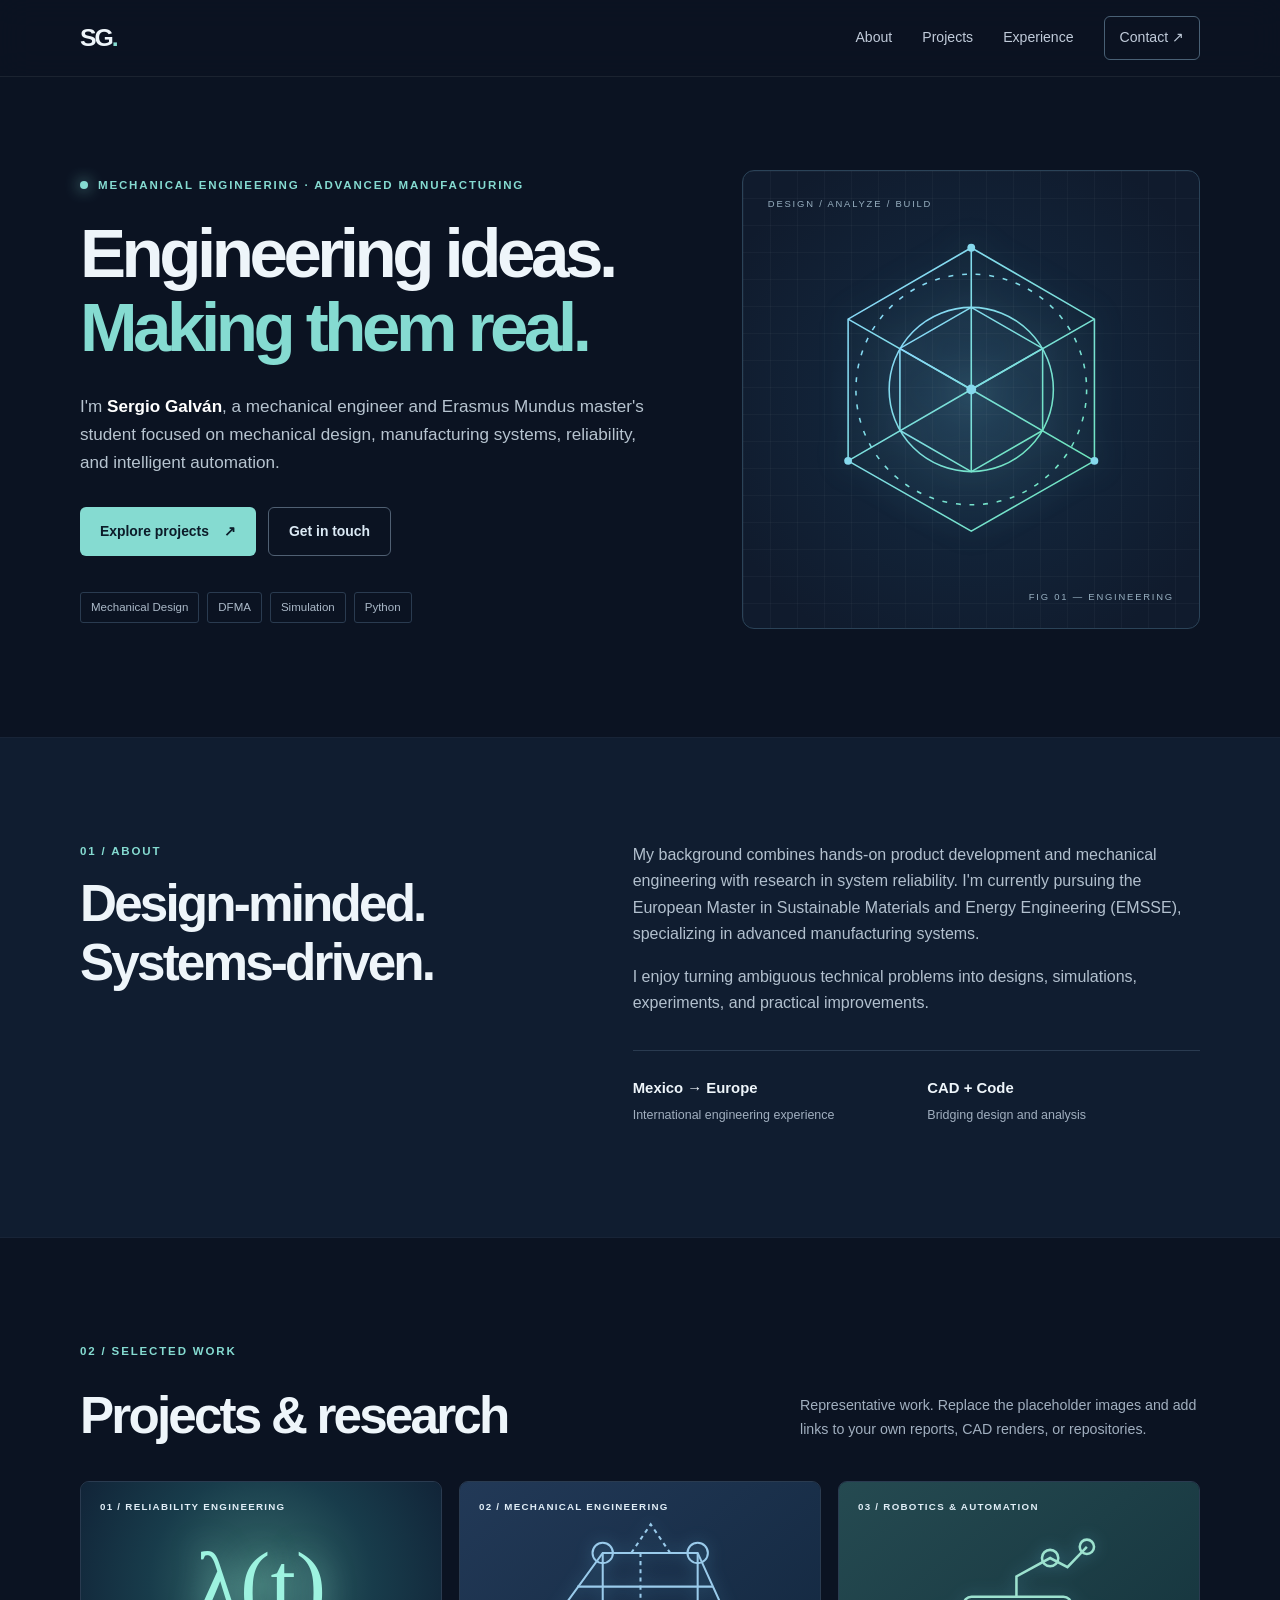
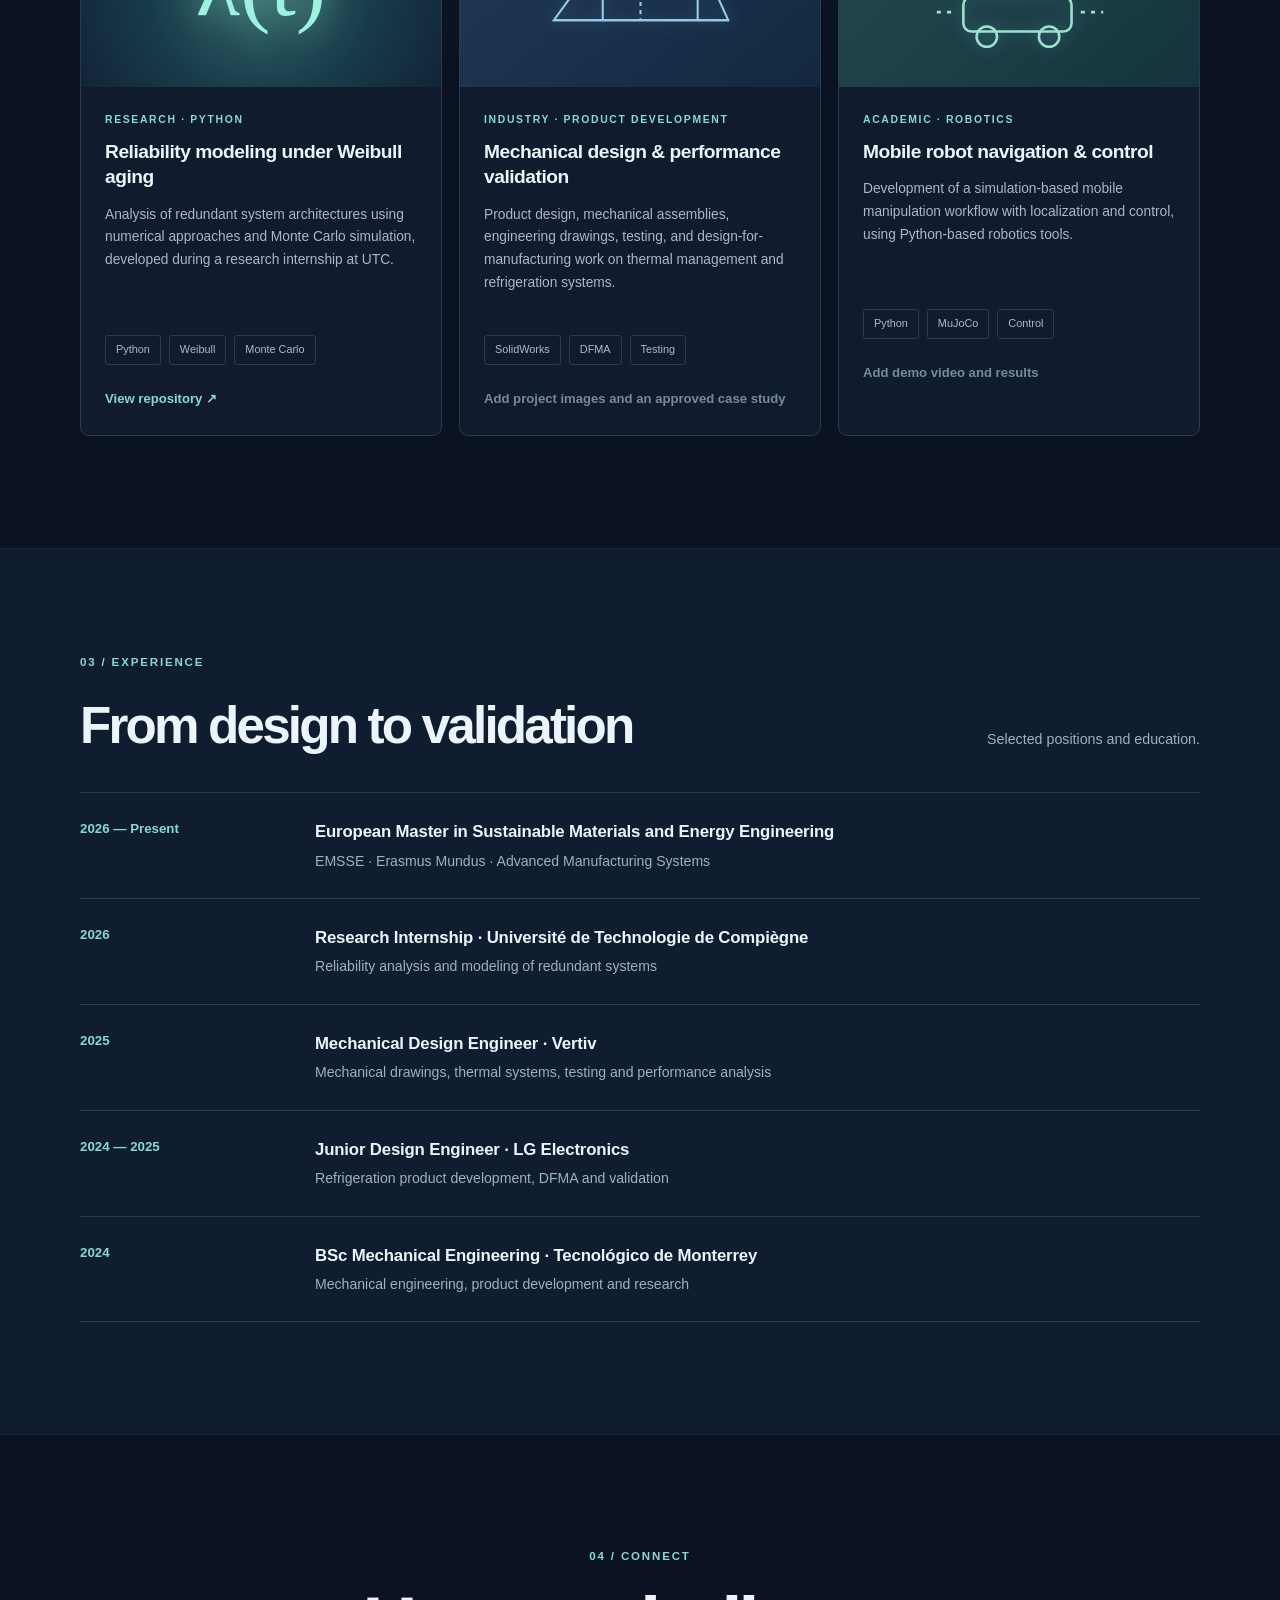
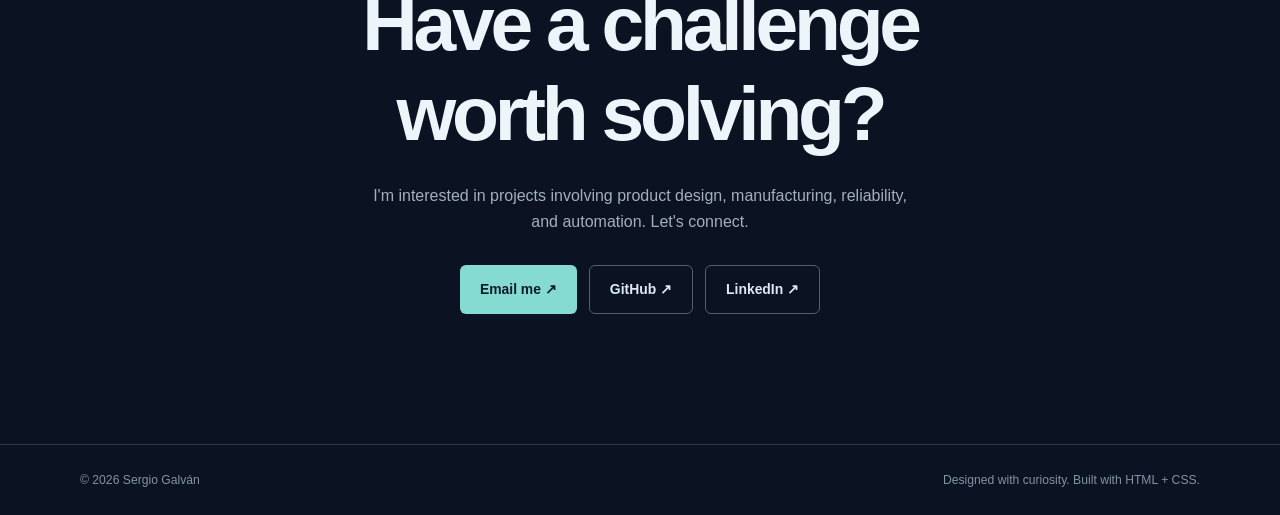
<file: index.html>
<!doctype html>
<html lang="en">
<head>
  <meta charset="utf-8">
  <meta name="viewport" content="width=device-width, initial-scale=1">
  <meta name="description" content="Mechanical engineer working at the intersection of design, manufacturing, reliability and automation.">
  <meta name="theme-color" content="#101827">
  <title>Engineering Portfolio | Your Name</title>
  <link rel="stylesheet" href="styles.css">
</head>
<body>
  <header class="site-header">
    <div class="shell nav">
      <a class="brand" href="#home" aria-label="Back to home">SG<span class="dot">.</span></a>
      <nav aria-label="Main navigation">
        <a href="#about">About</a>
        <a href="#projects">Projects</a>
        <a href="#experience">Experience</a>
        <a class="nav-contact" href="mailto:YOUR_EMAIL@example.com">Contact ↗</a>
      </nav>
    </div>
  </header>
  <main>
    <section class="hero shell" id="home">
      <div class="hero-main">
        <p class="eyebrow"><span class="status"></span> MECHANICAL ENGINEERING · ADVANCED MANUFACTURING</p>
        <h1>Engineering ideas.<br><span>Making them real.</span></h1>
        <p class="lead">I'm <strong>Sergio Galván</strong>, a mechanical engineer and Erasmus Mundus master's student focused on mechanical design, manufacturing systems, reliability, and intelligent automation.</p>
        <div class="actions"><a class="button primary" href="#projects">Explore projects <span>↗</span></a><a class="button secondary" href="mailto:YOUR_EMAIL@example.com">Get in touch</a></div>
        <div class="hero-tags"><span>Mechanical Design</span><span>DFMA</span><span>Simulation</span><span>Python</span></div>
      </div>
      <div class="hero-art" aria-hidden="true">
        <div class="blueprint-grid"></div>
        <svg viewBox="0 0 420 420" role="img" aria-label="Geometric engineering illustration"><defs><linearGradient id="stroke" x1="0" y1="0" x2="1" y2="1"><stop stop-color="#8bd7ff"/><stop offset="1" stop-color="#6ee6bb"/></linearGradient></defs><g fill="none" stroke="url(#stroke)" stroke-width="1.6"><path d="M210 55 336 128 336 273 210 345 84 273 84 128Z"/><path d="M210 55V200L336 273 M210 200 84 273 M210 200 336 128 M210 200 84 128"/><circle cx="210" cy="200" r="84"/><circle cx="210" cy="200" r="118" stroke-dasharray="5 9"/><path d="M210 116 283 158 283 242 210 284 137 242 137 158Z"/><path d="M137 158 210 200 283 158 M210 200V284"/></g><g fill="#86d9ed"><circle cx="210" cy="55" r="4"/><circle cx="336" cy="273" r="4"/><circle cx="84" cy="273" r="4"/><circle cx="210" cy="200" r="5"/></g></svg>
        <span class="art-label label-top">DESIGN / ANALYZE / BUILD</span><span class="art-label label-bottom">FIG 01 — ENGINEERING</span>
      </div>
    </section>
    <section id="about" class="section section-alt"><div class="shell two-cols"><div><p class="kicker">01 / ABOUT</p><h2>Design-minded.<br>Systems-driven.</h2></div><div class="about-body"><p>My background combines hands-on product development and mechanical engineering with research in system reliability. I'm currently pursuing the European Master in Sustainable Materials and Energy Engineering (EMSSE), specializing in advanced manufacturing systems.</p><p>I enjoy turning ambiguous technical problems into designs, simulations, experiments, and practical improvements.</p><div class="mini-facts"><div><strong>Mexico → Europe</strong><span>International engineering experience</span></div><div><strong>CAD + Code</strong><span>Bridging design and analysis</span></div></div></div></div></section>
    <section id="projects" class="section shell"><p class="kicker">02 / SELECTED WORK</p><div class="section-heading"><h2>Projects & research</h2><p>Representative work. Replace the placeholder images and add links to your own reports, CAD renders, or repositories.</p></div><div class="project-grid">
      <article class="project-card"><div class="project-visual visual-one"><span class="visual-label">01 / RELIABILITY ENGINEERING</span><div class="project-glyph">λ(t)</div></div><div class="project-content"><p class="project-type">RESEARCH · PYTHON</p><h3>Reliability modeling under Weibull aging</h3><p>Analysis of redundant system architectures using numerical approaches and Monte Carlo simulation, developed during a research internship at UTC.</p><div class="chips"><span>Python</span><span>Weibull</span><span>Monte Carlo</span></div><a class="text-link" href="https://github.com/SMGA08/FIABILIPYM" target="_blank" rel="noopener noreferrer">View repository ↗</a></div></article>
      <article class="project-card"><div class="project-visual visual-two"><span class="visual-label">02 / MECHANICAL ENGINEERING</span><svg viewBox="0 0 240 150" aria-hidden="true"><g fill="none" stroke="currentColor" stroke-width="2"><path d="m35 110 48-66h93l30 66Z"/><path d="M83 44v66m93-66v66M35 110h171M58 77h133"/><circle cx="83" cy="44" r="10"/><circle cx="176" cy="44" r="10"/><path d="M111 44 130 16 149 44M120 44v66" stroke-dasharray="4 4"/></g></svg></div><div class="project-content"><p class="project-type">INDUSTRY · PRODUCT DEVELOPMENT</p><h3>Mechanical design & performance validation</h3><p>Product design, mechanical assemblies, engineering drawings, testing, and design-for-manufacturing work on thermal management and refrigeration systems.</p><div class="chips"><span>SolidWorks</span><span>DFMA</span><span>Testing</span></div><span class="text-muted">Add project images and an approved case study</span></div></article>
      <article class="project-card"><div class="project-visual visual-three"><span class="visual-label">03 / ROBOTICS & AUTOMATION</span><svg viewBox="0 0 240 150" aria-hidden="true"><g fill="none" stroke="currentColor" stroke-width="2.5"><rect x="65" y="87" width="106" height="34" rx="8"/><circle cx="88" cy="126" r="10"/><circle cx="149" cy="126" r="10"/><path d="M117 87V67l33-18 17 9 19-20"/><circle cx="150" cy="49" r="8"/><circle cx="186" cy="38" r="7"/><path d="M39 102h18m123 0h22" stroke-dasharray="4 6"/></g></svg></div><div class="project-content"><p class="project-type">ACADEMIC · ROBOTICS</p><h3>Mobile robot navigation & control</h3><p>Development of a simulation-based mobile manipulation workflow with localization and control, using Python-based robotics tools.</p><div class="chips"><span>Python</span><span>MuJoCo</span><span>Control</span></div><span class="text-muted">Add demo video and results</span></div></article>
    </div></section>
    <section id="experience" class="section section-alt"><div class="shell"><p class="kicker">03 / EXPERIENCE</p><div class="section-heading"><h2>From design to validation</h2><p>Selected positions and education.</p></div><div class="timeline"><div class="timeline-row"><div class="timeline-date">2026 — Present</div><div><h3>European Master in Sustainable Materials and Energy Engineering</h3><p>EMSSE · Erasmus Mundus · Advanced Manufacturing Systems</p></div></div><div class="timeline-row"><div class="timeline-date">2026</div><div><h3>Research Internship · Université de Technologie de Compiègne</h3><p>Reliability analysis and modeling of redundant systems</p></div></div><div class="timeline-row"><div class="timeline-date">2025</div><div><h3>Mechanical Design Engineer · Vertiv</h3><p>Mechanical drawings, thermal systems, testing and performance analysis</p></div></div><div class="timeline-row"><div class="timeline-date">2024 — 2025</div><div><h3>Junior Design Engineer · LG Electronics</h3><p>Refrigeration product development, DFMA and validation</p></div></div><div class="timeline-row"><div class="timeline-date">2024</div><div><h3>BSc Mechanical Engineering · Tecnológico de Monterrey</h3><p>Mechanical engineering, product development and research</p></div></div></div></div></section>
    <section class="contact-section shell" id="contact"><p class="kicker">04 / CONNECT</p><h2>Have a challenge<br>worth solving?</h2><p>I'm interested in projects involving product design, manufacturing, reliability, and automation. Let's connect.</p><div class="actions"><a class="button primary" href="mailto:YOUR_EMAIL@example.com">Email me ↗</a><a class="button secondary" href="https://github.com/SMGA08" target="_blank" rel="noopener noreferrer">GitHub ↗</a><a class="button secondary" href="https://www.linkedin.com/in/YOUR_LINKEDIN/" target="_blank" rel="noopener noreferrer">LinkedIn ↗</a></div></section>
  </main>
  <footer class="site-footer"><div class="shell footer-inner"><span>© <span id="year">2026</span> Sergio Galván</span><span>Designed with curiosity. Built with HTML + CSS.</span></div></footer>
  <script>document.getElementById('year').textContent = new Date().getFullYear();</script>
</body>
</html>
</file>
<file: styles.css>
:root{--bg:#0b1322;--panel:#101d30;--panel2:#15243a;--text:#eef5fa;--muted:#a1afbf;--line:#2a3b50;--accent:#85dbd1;--blue:#8bc7f8}*{box-sizing:border-box}html{scroll-behavior:smooth}body{margin:0;background:var(--bg);color:var(--text);font-family:Inter,ui-sans-serif,-apple-system,BlinkMacSystemFont,"Segoe UI",sans-serif;line-height:1.65}a{color:inherit;text-decoration:none}a:focus-visible{outline:2px solid var(--accent);outline-offset:5px}.shell{width:min(1120px,calc(100% - 48px));margin:auto}.site-header{position:sticky;top:0;z-index:5;background:#0b1322e8;backdrop-filter:blur(16px);border-bottom:1px solid #ffffff12}.nav{height:76px;display:flex;align-items:center;justify-content:space-between}.brand{font-size:1.55rem;font-weight:850;letter-spacing:-.08em}.dot{color:var(--accent)}nav{display:flex;align-items:center;gap:30px}nav a{font-size:.88rem;color:#c1cbda}nav a:hover,.text-link:hover{color:var(--accent)}.nav-contact{border:1px solid #496075;padding:9px 15px;border-radius:6px}.hero{display:grid;grid-template-columns:1.15fr .85fr;align-items:center;gap:42px;min-height:660px;padding-top:75px;padding-bottom:90px}.eyebrow,.kicker,.project-type{letter-spacing:.16em;font-size:.72rem;font-weight:760;color:var(--accent)}.eyebrow{display:flex;align-items:center;gap:10px}.status{width:8px;height:8px;background:var(--accent);border-radius:100%;box-shadow:0 0 15px var(--accent)}h1,h2,h3,p{margin-top:0}h1{font-size:clamp(3rem,5.4vw,5.55rem);line-height:1.07;letter-spacing:-.065em;margin:22px 0 28px;font-weight:760}h1 span{color:var(--accent)}.lead{color:#b7c4d0;max-width:580px;font-size:1.07rem}.lead strong{color:#fff}.actions{display:flex;flex-wrap:wrap;gap:12px;margin-top:30px}.button{padding:12px 20px;font-size:.87rem;font-weight:700;border-radius:6px;display:inline-flex;gap:15px;align-items:center}.button.primary{background:var(--accent);color:#0c1c29}.button.primary:hover{background:#acf6eb}.button.secondary{border:1px solid #506073;color:#dceaf5}.button.secondary:hover{border-color:var(--accent)}.hero-tags,.chips{display:flex;flex-wrap:wrap;gap:8px}.hero-tags{margin-top:36px}.hero-tags span,.chips span{font-size:.72rem;padding:5px 10px;border:1px solid var(--line);border-radius:3px;color:#abb9c8}.hero-art{position:relative;aspect-ratio:1;background:radial-gradient(circle at 50% 50%,#25445c 0%,#122338 44%,#101b2d 85%);border:1px solid #2b4358;overflow:hidden;border-radius:12px;display:grid;place-items:center}.blueprint-grid{position:absolute;inset:0;background-image:linear-gradient(#ffffff08 1px,transparent 1px),linear-gradient(90deg,#ffffff08 1px,transparent 1px);background-size:27px 27px}.hero-art svg{width:90%;filter:drop-shadow(0 0 15px #68d6c244)}.art-label{position:absolute;letter-spacing:.19em;font-size:.59rem;color:#97afc0}.label-top{top:25px;left:25px}.label-bottom{bottom:23px;right:25px}.section{padding-top:104px;padding-bottom:112px;scroll-margin-top:70px}.section-alt{background:var(--panel);border-top:1px solid #ffffff08;border-bottom:1px solid #ffffff08}.two-cols{display:grid;grid-template-columns:1fr 1.2fr;gap:80px}h2{font-size:clamp(2.25rem,4vw,3.9rem);letter-spacing:-.055em;line-height:1.16;margin:13px 0 25px}.about-body p{color:#b2c0ce}.mini-facts{display:grid;grid-template-columns:1fr 1fr;gap:22px;margin-top:34px;padding-top:25px;border-top:1px solid var(--line)}.mini-facts div{display:flex;flex-direction:column;gap:4px}.mini-facts strong{font-size:.93rem}.mini-facts span{font-size:.78rem;color:var(--muted)}.section-heading{display:flex;justify-content:space-between;align-items:end;gap:30px;margin-bottom:36px}.section-heading h2{margin-bottom:0}.section-heading p{color:var(--muted);max-width:400px;font-size:.89rem;margin-bottom:4px}.project-grid{display:grid;grid-template-columns:repeat(3,1fr);gap:17px}.project-card{overflow:hidden;background:#101c2d;border:1px solid var(--line);border-radius:9px}.project-visual{height:205px;display:flex;align-items:center;justify-content:center;position:relative;overflow:hidden}.visual-label{position:absolute;top:17px;left:19px;font-size:.61rem;letter-spacing:.13em;font-weight:700;color:#e1eef7}.visual-one{background:radial-gradient(circle at 50% 50%,#386b6b,#183c4b 54%,#112438)}.visual-two{background:linear-gradient(140deg,#223957,#132840)}.visual-three{background:linear-gradient(140deg,#254a51,#15343d)}.project-glyph{font-size:5.7rem;font-weight:300;color:#9df3e0;font-family:Georgia,serif;text-shadow:0 0 30px #9df3e088}.project-visual svg{width:80%;max-width:245px;color:#9acbeb;filter:drop-shadow(0 0 8px #69c6ed66)}.visual-three svg{color:#9de2cf}.project-content{padding:24px}.project-type{font-size:.65rem}.project-content h3{font-size:1.2rem;line-height:1.32;letter-spacing:-.025em;margin:8px 0 14px}.project-content>p:not(.project-type){font-size:.86rem;color:#a8b8c7;min-height:112px}.chips{margin:19px 0 20px}.chips span{font-size:.68rem}.text-link,.text-muted{font-size:.82rem;font-weight:700}.text-link{color:var(--accent)}.text-muted{color:#748b9c}.timeline{border-top:1px solid var(--line)}.timeline-row{display:grid;grid-template-columns:205px 1fr;gap:30px;padding:25px 0;border-bottom:1px solid var(--line)}.timeline-date{font-size:.83rem;color:var(--accent);font-weight:700}.timeline-row h3{font-size:1.05rem;letter-spacing:-.01em;margin:0 0 4px}.timeline-row p{color:var(--muted);font-size:.88rem;margin:0}.contact-section{text-align:center;padding:112px 0 130px}.contact-section h2{font-size:clamp(3rem,6vw,5.25rem)}.contact-section>p:not(.kicker){max-width:540px;color:var(--muted);margin:0 auto}.contact-section .actions{justify-content:center}.site-footer{border-top:1px solid var(--line)}.footer-inner{display:flex;justify-content:space-between;gap:15px;flex-wrap:wrap;padding:25px 0;color:#8193a4;font-size:.76rem}@media(max-width:900px){.hero{grid-template-columns:1fr;min-height:auto;padding-top:72px}.hero-art{width:min(500px,100%);margin:auto}.project-grid{grid-template-columns:1fr 1fr}.two-cols{gap:35px}}@media(max-width:640px){.shell{width:min(100% - 32px,1120px)}.nav{height:66px}nav{gap:14px}nav a{font-size:.78rem}nav a:nth-child(2),nav a:nth-child(3){display:none}.nav-contact{padding:7px 10px}.hero{padding:65px 0 75px;gap:38px}h1{font-size:clamp(2.8rem,11vw,4rem)}.section{padding:72px 0}.two-cols,.project-grid{grid-template-columns:1fr}.section-heading{display:block}.section-heading p{margin-top:12px}.project-content>p:not(.project-type){min-height:unset}.timeline-row{grid-template-columns:1fr;gap:6px}.contact-section{padding:85px 0}.mini-facts{grid-template-columns:1fr}}
</file>
